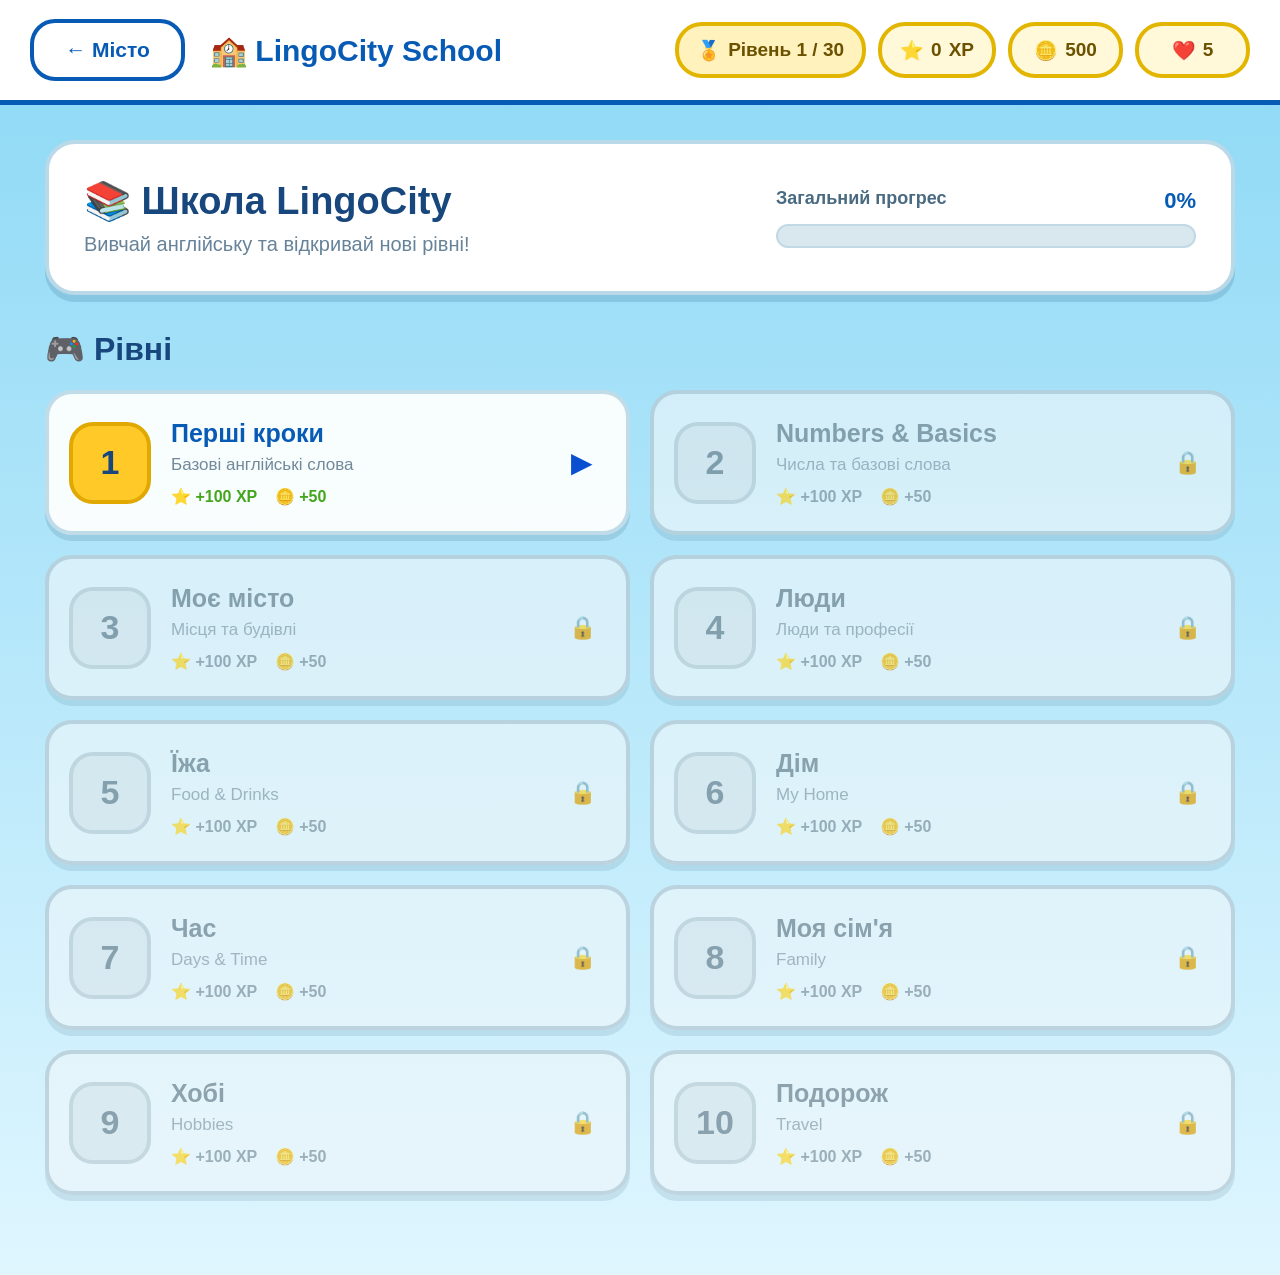
<file: school/school.html>
<!DOCTYPE html>
<html lang="uk">

<head>

    <meta charset="UTF-8">

    <meta
        name="viewport"
        content="width=device-width, initial-scale=1.0"
    >

    <title>LingoCity — School</title>


    <style>

        /* =====================================
           RESET
        ===================================== */

        * {
            box-sizing: border-box;
            margin: 0;
            padding: 0;
        }

        html,
        body {
            width: 100%;
            min-height: 100%;
        }

        body {
            font-family: Arial, Helvetica, sans-serif;

            background:
                linear-gradient(
                    180deg,
                    #8bd8f5 0%,
                    #dff6ff 100%
                );

            color: #17477d;

            overflow-x: hidden;
        }


        /* =====================================
           TOP
        ===================================== */

        .top-bar {

            width: 100%;

            min-height: 105px;

            background: white;

            border-bottom:
                5px solid #075bb5;

            display: flex;

            align-items: center;

            padding:
                18px 30px;

            gap: 25px;

            position: relative;

            z-index: 10;
        }


        /* =====================================
           BACK BUTTON
        ===================================== */

        .back-button {

            width: 155px;

            height: 62px;

            flex-shrink: 0;

            display: flex;

            align-items: center;

            justify-content: center;

            border:
                4px solid #075bb5;

            border-radius: 25px;

            background: white;

            color: #075bb5;

            text-decoration: none;

            font-size: 21px;

            font-weight: bold;

            transition: 0.2s;
        }

        .back-button:hover {

            background: #edf8ff;

            transform: scale(1.03);
        }


        /* =====================================
           TITLE
        ===================================== */

        .school-title {

            flex: 1;

            font-size: 30px;

            font-weight: bold;

            color: #075bb5;
        }


        /* =====================================
           STATS
        ===================================== */

        .stats {

            display: flex;

            align-items: center;

            gap: 12px;

            flex-shrink: 0;
        }


        .stat {

            height: 56px;

            min-width: 115px;

            padding:
                0 18px;

            display: flex;

            align-items: center;

            justify-content: center;

            gap: 7px;

            border:
                4px solid #e2b500;

            border-radius: 27px;

            background: #fff8d9;

            color: #6c5200;

            font-size: 19px;

            font-weight: bold;
        }


        .stat.level {

            background: #fff2bd;
        }


        /* =====================================
           MAIN
        ===================================== */

        .school-container {

            width: 100%;

            max-width: 1500px;

            margin: 0 auto;

            padding:
                35px 45px 80px;
        }


        /* =====================================
           WELCOME CARD
        ===================================== */

        .welcome {

            width: 100%;

            min-height: 155px;

            background: white;

            border:
                4px solid #b9d9e8;

            border-radius: 30px;

            padding:
                28px 35px;

            display: flex;

            align-items: center;

            justify-content: space-between;

            gap: 40px;

            box-shadow:
                0 7px 0 rgba(30, 90, 130, 0.18);

            margin-bottom: 35px;
        }


        .welcome-text {

            flex: 1;
        }


        .welcome h1 {

            font-size: 38px;

            color: #17477d;

            margin-bottom: 10px;
        }


        .welcome p {

            font-size: 20px;

            color: #66839a;
        }


        /* =====================================
           PROGRESS
        ===================================== */

        .progress-box {

            width: 420px;

            flex-shrink: 0;
        }


        .progress-info {

            display: flex;

            justify-content: space-between;

            margin-bottom: 10px;

            font-size: 18px;

            font-weight: bold;

            color: #496a80;
        }


        .progress-info strong {

            color: #075bb5;

            font-size: 22px;
        }


        .progress-bar {

            width: 100%;

            height: 24px;

            background: #d9e7ee;

            border:
                2px solid #c2d8e4;

            border-radius: 20px;

            overflow: hidden;
        }


        .progress-fill {

            width: 0%;

            height: 100%;

            background:
                linear-gradient(
                    90deg,
                    #42c900,
                    #9cff37
                );

            border-radius: 20px;

            transition:
                width 0.5s ease;
        }


        /* =====================================
           LEVEL TITLE
        ===================================== */

        .levels-title {

            font-size: 32px;

            margin-bottom: 22px;

            color: #17477d;
        }


        /* =====================================
           LEVEL GRID
        ===================================== */

        .levels-grid {

            width: 100%;

            display: grid;

            grid-template-columns:
                repeat(2, minmax(0, 1fr));

            gap: 20px;
        }


        /* =====================================
           LEVEL CARD
        ===================================== */

        .level-card {

            width: 100%;

            min-height: 145px;

            display: flex;

            align-items: center;

            padding: 20px;

            text-decoration: none;

            background:
                rgba(255, 255, 255, 0.92);

            border:
                4px solid #c1dce9;

            border-radius: 27px;

            box-shadow:
                0 6px 0 rgba(50, 100, 130, 0.18);

            transition:
                transform 0.2s,
                box-shadow 0.2s,
                border-color 0.2s;
        }


        .level-card.unlocked {

            cursor: pointer;
        }


        .level-card.unlocked:hover {

            transform:
                translateY(-3px);

            border-color:
                #1670c5;

            box-shadow:
                0 9px 0
                rgba(0, 76, 140, 0.22);
        }


        /* =====================================
           NUMBER
        ===================================== */

        .level-number {

            width: 82px;

            height: 82px;

            flex-shrink: 0;

            display: flex;

            align-items: center;

            justify-content: center;

            background: #ffc928;

            border:
                4px solid #e0a800;

            border-radius: 24px;

            color: #17477d;

            font-size: 34px;

            font-weight: bold;
        }


        /* =====================================
           LEVEL CONTENT
        ===================================== */

        .level-content {

            flex: 1;

            min-width: 0;

            padding:
                0 20px;
        }


        .level-content h3 {

            font-size: 25px;

            color: #075bb5;

            margin-bottom: 7px;
        }


        .level-content p {

            font-size: 17px;

            color: #71899a;

            margin-bottom: 12px;
        }


        .level-reward {

            font-size: 16px;

            font-weight: bold;

            color: #45a51d;
        }


        /* =====================================
           STATUS
        ===================================== */

        .level-status {

            width: 48px;

            height: 48px;

            flex-shrink: 0;

            display: flex;

            align-items: center;

            justify-content: center;

            color: #0b4fd1;

            font-size: 28px;
        }


        /* =====================================
           LOCKED
        ===================================== */

        .level-card.locked {

            cursor: not-allowed;

            background:
                rgba(239, 247, 251, 0.85);

            border-color:
                #b7cbd5;

            opacity: 0.75;
        }


        .level-card.locked .level-number {

            background: #dce8ed;

            border-color: #bfd0d7;

            color: #718794;
        }


        .level-card.locked .level-content h3 {

            color: #758994;
        }


        .level-card.locked .level-content p {

            color: #91a3ad;
        }


        .level-card.locked .level-reward {

            color: #8799a3;
        }


        .level-card.locked .level-status {

            font-size: 22px;
        }


        /* =====================================
           COMPLETED
        ===================================== */

        .level-card.completed {

            background: #f7fff0;

            border-color: #7acb42;
        }


        .level-card.completed .level-number {

            background: #b8ef6d;

            border-color: #5fb52d;

            color: #236a16;
        }


        .level-card.completed .level-status {

            color: #38a51e;

            font-size: 34px;
        }


        /* =====================================
           TABLET
        ===================================== */

        @media (max-width: 1100px) {

            .top-bar {

                height: auto;

                min-height: 105px;

                flex-wrap: wrap;
            }


            .school-title {

                flex: 1;

                min-width: 250px;
            }


            .stats {

                width: 100%;

                justify-content: center;

                flex-wrap: wrap;
            }


            .welcome {

                flex-direction: column;

                align-items: stretch;
            }


            .progress-box {

                width: 100%;
            }
        }


        /* =====================================
           MOBILE
        ===================================== */

        @media (max-width: 750px) {

            .school-container {

                padding:
                    20px 15px 50px;
            }


            .levels-grid {

                grid-template-columns: 1fr;
            }


            .school-title {

                font-size: 24px;
            }


            .welcome h1 {

                font-size: 30px;
            }
        }


        @media (max-width: 500px) {

            .top-bar {

                padding: 12px;

                gap: 10px;
            }


            .back-button {

                width: 120px;

                height: 50px;

                font-size: 17px;
            }


            .school-title {

                font-size: 20px;
            }


            .stat {

                height: 45px;

                min-width: auto;

                font-size: 15px;

                padding:
                    0 10px;
            }


            .school-container {

                padding:
                    15px 10px 40px;
            }


            .welcome {

                padding: 22px;

                border-radius: 22px;
            }


            .welcome h1 {

                font-size: 26px;
            }


            .level-card {

                min-height: 120px;

                padding: 14px;
            }


            .level-number {

                width: 65px;

                height: 65px;

                font-size: 27px;
            }


            .level-content {

                padding:
                    0 12px;
            }


            .level-content h3 {

                font-size: 20px;
            }


            .level-content p {

                font-size: 14px;
            }

        }

    </style>

</head>


<body>


    <!-- =====================================
         TOP BAR
    ====================================== -->

    <header class="top-bar">

        <a
            href="../index.html"
            class="back-button"
        >
            ← Місто
        </a>


        <div class="school-title">
            🏫 LingoCity School
        </div>


        <div class="stats">

            <div class="stat level">

                🏅

                <span id="current-level">
                    Рівень 1 / 30
                </span>

            </div>


            <div class="stat">

                ⭐

                <span id="school-xp">
                    0
                </span>

                XP

            </div>


            <div class="stat">

                🪙

                <span id="school-coins">
                    500
                </span>

            </div>


            <div class="stat">

                ❤️

                <span id="school-hearts">
                    5
                </span>

            </div>

        </div>

    </header>



    <!-- =====================================
         MAIN
    ====================================== -->

    <main class="school-container">


        <!-- =====================================
             WELCOME
        ====================================== -->

        <section class="welcome">


            <div class="welcome-text">

                <h1>
                    📚 Школа LingoCity
                </h1>

                <p>
                    Вивчай англійську та відкривай нові рівні!
                </p>

            </div>


            <div class="progress-box">

                <div class="progress-info">

                    <span>
                        Загальний прогрес
                    </span>

                    <strong id="progress-percent">
                        0%
                    </strong>

                </div>


                <div class="progress-bar">

                    <div
                        class="progress-fill"
                        id="school-progress"
                    ></div>

                </div>

            </div>

        </section>



        <!-- =====================================
             LEVELS
        ====================================== -->

        <h2 class="levels-title">
            🎮 Рівні
        </h2>


        <section class="levels-grid">


            <!-- =================================
                 LEVEL 1
            ================================== -->

            <a
                href="levels/level1.html"
                class="level-card unlocked"
                id="level-card-1"
            >

                <div class="level-number">
                    1
                </div>


                <div class="level-content">

                    <h3>
                        Перші кроки
                    </h3>

                    <p>
                        Базові англійські слова
                    </p>

                    <span class="level-reward">
                        ⭐ +100 XP &nbsp;&nbsp; 🪙 +50
                    </span>

                </div>


                <div
                    class="level-status"
                    id="level-status-1"
                >
                    ▶
                </div>

            </a>



            <!-- =================================
                 LEVEL 2
            ================================== -->

            <a
                href="levels/level2.html"
                class="level-card locked"
                id="level-card-2"
            >

                <div class="level-number">
                    2
                </div>


                <div class="level-content">

                    <h3>
                        Numbers &amp; Basics
                    </h3>

                    <p>
                        Числа та базові слова
                    </p>

                    <span class="level-reward">
                        ⭐ +100 XP &nbsp;&nbsp; 🪙 +50
                    </span>

                </div>


                <div
                    class="level-status"
                    id="level-status-2"
                >
                    🔒
                </div>

            </a>



            <!-- =================================
                 LEVEL 3
            ================================== -->

            <a
                href="levels/level3.html"
                class="level-card locked"
                id="level-card-3"
            >

                <div class="level-number">
                    3
                </div>


                <div class="level-content">

                    <h3>
                        Моє місто
                    </h3>

                    <p>
                        Місця та будівлі
                    </p>

                    <span class="level-reward">
                        ⭐ +100 XP &nbsp;&nbsp; 🪙 +50
                    </span>

                </div>


                <div
                    class="level-status"
                    id="level-status-3"
                >
                    🔒
                </div>

            </a>



            <!-- =================================
                 LEVEL 4
            ================================== -->

            <a
                href="levels/level4.html"
                class="level-card locked"
                id="level-card-4"
            >

                <div class="level-number">
                    4
                </div>


                <div class="level-content">

                    <h3>
                        Люди
                    </h3>

                    <p>
                        Люди та професії
                    </p>

                    <span class="level-reward">
                        ⭐ +100 XP &nbsp;&nbsp; 🪙 +50
                    </span>

                </div>


                <div
                    class="level-status"
                    id="level-status-4"
                >
                    🔒
                </div>

            </a>



            <!-- =================================
                 LEVEL 5
            ================================== -->

            <a
                href="levels/level5.html"
                class="level-card locked"
                id="level-card-5"
            >

                <div class="level-number">
                    5
                </div>


                <div class="level-content">

                    <h3>
                        Їжа
                    </h3>

                    <p>
                        Food &amp; Drinks
                    </p>

                    <span class="level-reward">
                        ⭐ +100 XP &nbsp;&nbsp; 🪙 +50
                    </span>

                </div>


                <div
                    class="level-status"
                    id="level-status-5"
                >
                    🔒
                </div>

            </a>



            <!-- =================================
                 LEVEL 6
            ================================== -->

            <a
                href="levels/level6.html"
                class="level-card locked"
                id="level-card-6"
            >

                <div class="level-number">
                    6
                </div>


                <div class="level-content">

                    <h3>
                        Дім
                    </h3>

                    <p>
                        My Home
                    </p>

                    <span class="level-reward">
                        ⭐ +100 XP &nbsp;&nbsp; 🪙 +50
                    </span>

                </div>


                <div
                    class="level-status"
                    id="level-status-6"
                >
                    🔒
                </div>

            </a>



            <!-- =================================
                 LEVEL 7
            ================================== -->

            <a
                href="levels/level7.html"
                class="level-card locked"
                id="level-card-7"
            >

                <div class="level-number">
                    7
                </div>


                <div class="level-content">

                    <h3>
                        Час
                    </h3>

                    <p>
                        Days &amp; Time
                    </p>

                    <span class="level-reward">
                        ⭐ +100 XP &nbsp;&nbsp; 🪙 +50
                    </span>

                </div>


                <div
                    class="level-status"
                    id="level-status-7"
                >
                    🔒
                </div>

            </a>



            <!-- =================================
                 LEVEL 8
            ================================== -->

            <a
                href="levels/level8.html"
                class="level-card locked"
                id="level-card-8"
            >

                <div class="level-number">
                    8
                </div>


                <div class="level-content">

                    <h3>
                        Моя сім'я
                    </h3>

                    <p>
                        Family
                    </p>

                    <span class="level-reward">
                        ⭐ +100 XP &nbsp;&nbsp; 🪙 +50
                    </span>

                </div>


                <div
                    class="level-status"
                    id="level-status-8"
                >
                    🔒
                </div>

            </a>



            <!-- =================================
                 LEVEL 9
            ================================== -->

            <a
                href="levels/level9.html"
                class="level-card locked"
                id="level-card-9"
            >

                <div class="level-number">
                    9
                </div>


                <div class="level-content">

                    <h3>
                        Хобі
                    </h3>

                    <p>
                        Hobbies
                    </p>

                    <span class="level-reward">
                        ⭐ +100 XP &nbsp;&nbsp; 🪙 +50
                    </span>

                </div>


                <div
                    class="level-status"
                    id="level-status-9"
                >
                    🔒
                </div>

            </a>



            <!-- =================================
                 LEVEL 10
            ================================== -->

            <a
                href="levels/level10.html"
                class="level-card locked"
                id="level-card-10"
            >

                <div class="level-number">
                    10
                </div>


                <div class="level-content">

                    <h3>
                        Подорож
                    </h3>

                    <p>
                        Travel
                    </p>

                    <span class="level-reward">
                        ⭐ +100 XP &nbsp;&nbsp; 🪙 +50
                    </span>

                </div>


                <div
                    class="level-status"
                    id="level-status-10"
                >
                    🔒
                </div>

            </a>


        </section>

    </main>



    <!-- =====================================
         PROGRESS SYSTEM
    ====================================== -->

    <script src="../progress.js"></script>


    <script>

        /* =====================================
           GET CURRENT PROGRESS
        ===================================== */

        const progress = getProgress();


        /* =====================================
           HEADER
        ===================================== */

        document.getElementById(
            "current-level"
        ).textContent =
            `Рівень ${progress.level} / 30`;


        document.getElementById(
            "school-xp"
        ).textContent =
            progress.xp;


        document.getElementById(
            "school-coins"
        ).textContent =
            progress.coins;


        document.getElementById(
            "school-hearts"
        ).textContent =
            progress.hearts;



        /* =====================================
           TOTAL PROGRESS
        ===================================== */

        const percent =
            getProgressPercent();


        document.getElementById(
            "school-progress"
        ).style.width =
            `${percent}%`;


        document.getElementById(
            "progress-percent"
        ).textContent =
            `${percent}%`;



        /* =====================================
           LEVELS
        ===================================== */

        for (
            let level = 1;
            level <= 10;
            level++
        ) {

            const card =
                document.getElementById(
                    `level-card-${level}`
                );


            const status =
                document.getElementById(
                    `level-status-${level}`
                );


            if (!card) {
                continue;
            }



            /* =================================
               COMPLETED
            ================================== */

            if (
                isLevelCompleted(level)
            ) {

                card.classList.remove(
                    "locked"
                );


                card.classList.add(
                    "unlocked"
                );


                card.classList.add(
                    "completed"
                );


                if (status) {

                    status.textContent =
                        "✓";

                }

            }



            /* =================================
               UNLOCKED
            ================================== */

            else if (
                isLevelUnlocked(level)
            ) {

                card.classList.remove(
                    "locked"
                );


                card.classList.add(
                    "unlocked"
                );


                if (status) {

                    status.textContent =
                        "▶";

                }

            }



            /* =================================
               LOCKED
            ================================== */

            else {

                card.classList.add(
                    "locked"
                );


                card.classList.remove(
                    "unlocked"
                );


                if (status) {

                    status.textContent =
                        "🔒";

                }


                /*
                   Не даём перейти на закрытый уровень.
                */

                card.addEventListener(
                    "click",
                    function(event) {

                        event.preventDefault();


                        alert(
                            `🔒 Спочатку пройди рівень ${level - 1}!`
                        );

                    }
                );

            }

        }

    </script>


</body>

</html>
</file>
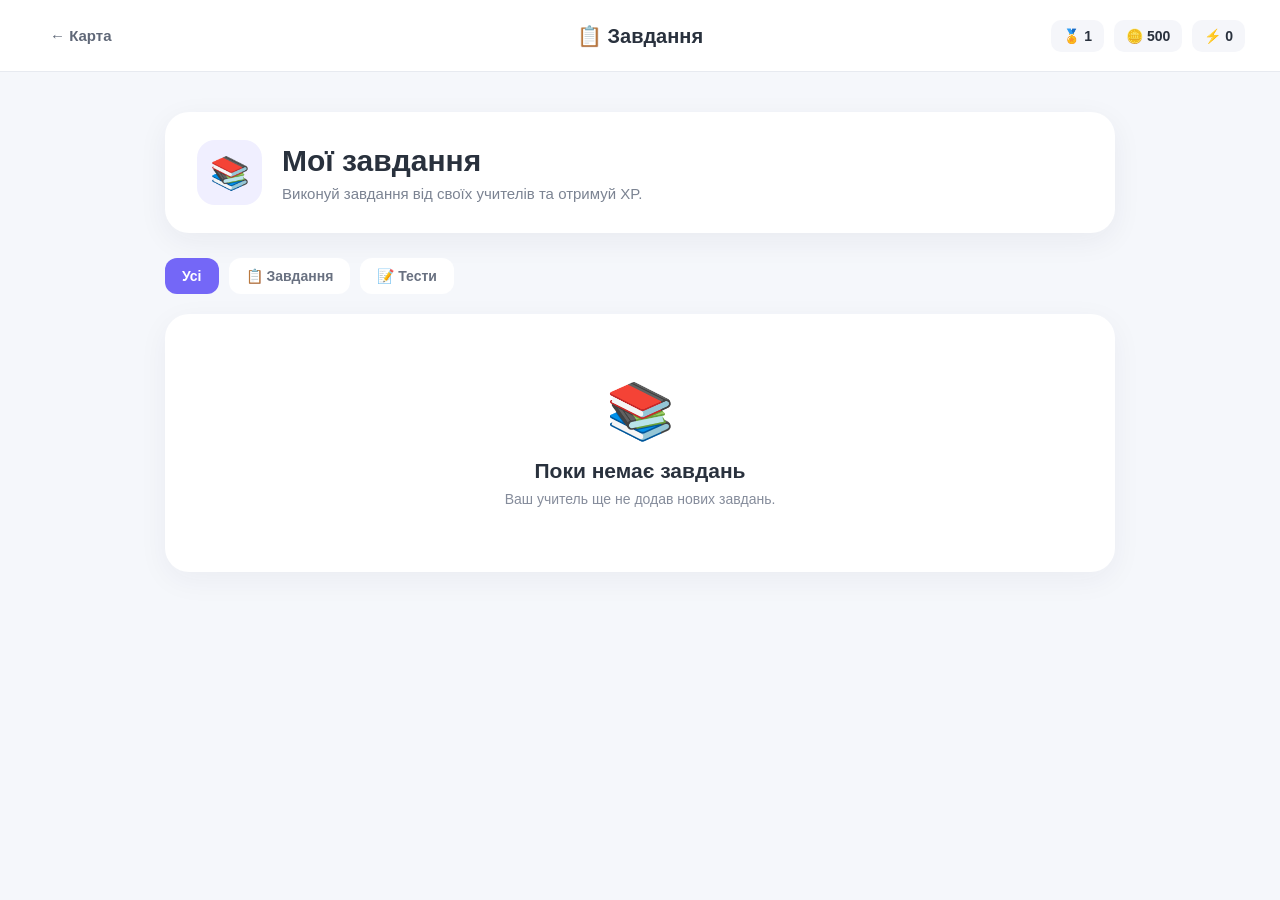
<file: tasks/tasks.html>
<!DOCTYPE html>
<html lang="uk">
<head>
    <meta charset="UTF-8">
    <meta name="viewport" content="width=device-width, initial-scale=1.0">

    <title>LingoCity — Завдання</title>

    <link rel="stylesheet" href="tasks.css">
</head>

<body>

<div class="tasks-page">

    <!-- Верхняя панель -->
    <header class="top-bar">

        <a href="../index.html" class="back-button">
            ← Карта
        </a>

        <div class="page-title">
            📋 Завдання
        </div>

        <div class="student-stats">

            <span>
                🏅 <strong id="player-level">1</strong>
            </span>

            <span>
                🪙 <strong id="player-coins">500</strong>
            </span>

            <span>
                ⚡ <strong id="player-xp">0</strong>
            </span>

        </div>

    </header>


    <!-- Основной контент -->
    <main class="content">

        <section class="page-intro">

            <div class="intro-icon">
                📚
            </div>

            <div>

                <h1>
                    Мої завдання
                </h1>

                <p>
                    Виконуй завдання від своїх учителів
                    та отримуй XP.
                </p>

            </div>

        </section>


        <!-- Фильтры -->
        <div class="filters">

            <button
                class="filter-button active"
                data-filter="all"
                type="button"
            >
                Усі
            </button>

            <button
                class="filter-button"
                data-filter="assignment"
                type="button"
            >
                📋 Завдання
            </button>

            <button
                class="filter-button"
                data-filter="test"
                type="button"
            >
                📝 Тести
            </button>

        </div>


        <!-- Список -->
        <section
            id="tasks-list"
            class="tasks-list"
        >

            <!-- Завдання додаються через JavaScript -->

        </section>


        <!-- Пустое состояние -->
        <section
            id="empty-state"
            class="empty-state"
        >

            <div class="empty-icon">
                📚
            </div>

            <h2>
                Поки немає завдань
            </h2>

            <p>
                Ваш учитель ще не додав нових завдань.
            </p>

        </section>

    </main>

</div>


<script src="../progress.js"></script>
<script src="tasks.js"></script>

</body>
</html>
</file>
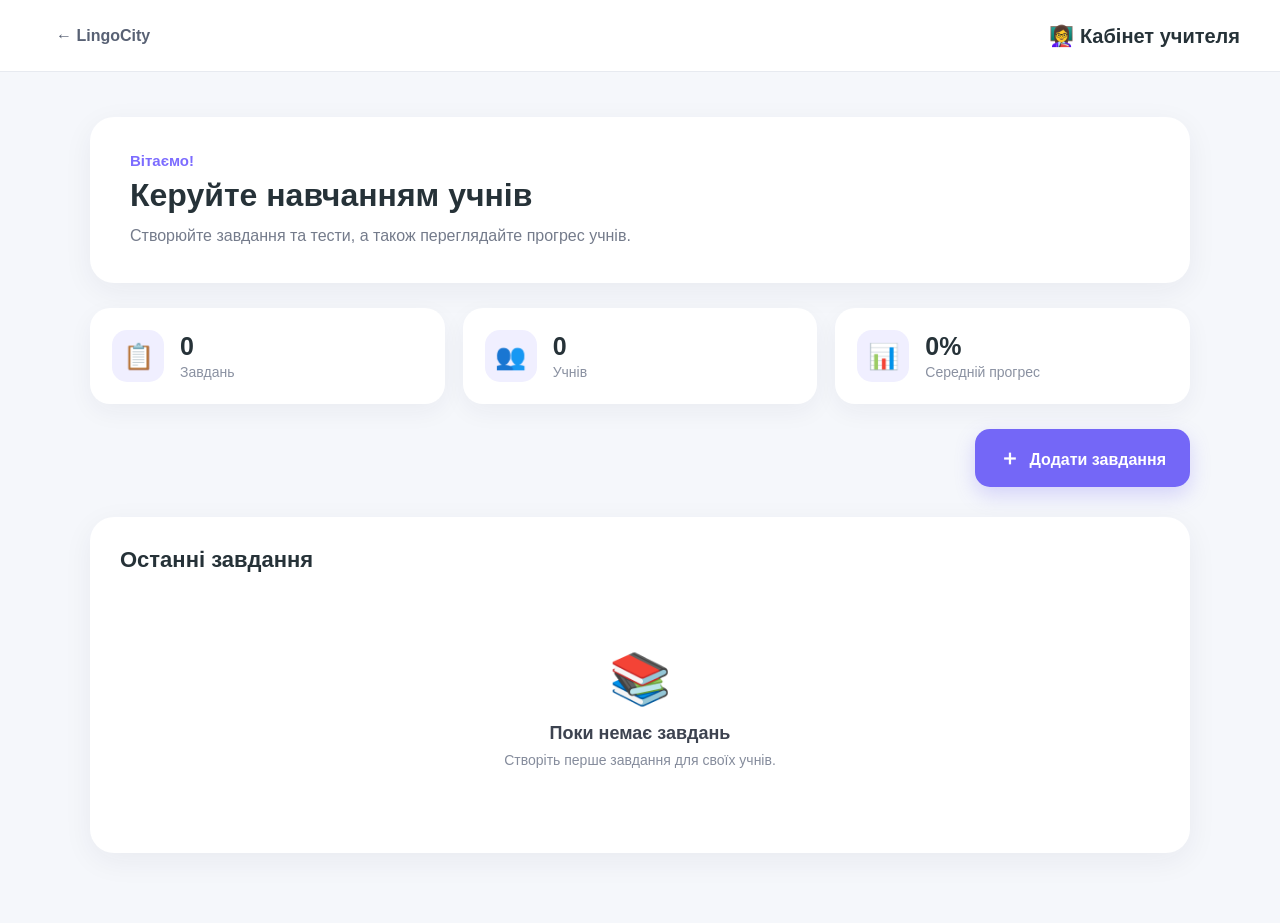
<file: teacher/teacher.html>
<!DOCTYPE html>
<html lang="uk">
<head>
    <meta charset="UTF-8">
    <meta name="viewport" content="width=device-width, initial-scale=1.0">

    <title>LingoCity — Кабінет учителя</title>

    <link rel="stylesheet" href="teacher.css">
</head>

<body>

<div class="teacher-page">

    <!-- Верхняя панель -->
    <header class="top-bar">

        <a href="../index.html" class="back-button">
            ← LingoCity
        </a>

        <div class="teacher-title">
            👩‍🏫 Кабінет учителя
        </div>

    </header>


    <!-- Основной контент -->
    <main class="content">

        <section class="welcome">

            <div>
                <p class="small-title">Вітаємо!</p>

                <h1>
                    Керуйте навчанням учнів
                </h1>

                <p class="description">
                    Створюйте завдання та тести,
                    а також переглядайте прогрес учнів.
                </p>
            </div>

        </section>


        <!-- Статистика -->
        <section class="statistics">

            <div class="stat-card">
                <div class="stat-icon">📋</div>

                <div>
                    <div class="stat-number" id="tasks-count">
                        0
                    </div>

                    <div class="stat-label">
                        Завдань
                    </div>
                </div>
            </div>


            <div class="stat-card">
                <div class="stat-icon">👥</div>

                <div>
                    <div class="stat-number">
                        0
                    </div>

                    <div class="stat-label">
                        Учнів
                    </div>
                </div>
            </div>


            <div class="stat-card">
                <div class="stat-icon">📊</div>

                <div>
                    <div class="stat-number">
                        0%
                    </div>

                    <div class="stat-label">
                        Середній прогрес
                    </div>
                </div>
            </div>

        </section>


        <!-- Добавить задание -->
        <section class="create-section">

            <button
                class="add-task-button"
                id="add-task-button"
                type="button"
            >
                <span>＋</span>
                Додати завдання
            </button>

        </section>


        <!-- Список заданий -->
        <section class="tasks-section">

            <div class="section-header">

                <h2>
                    Останні завдання
                </h2>

            </div>


            <div id="tasks-list" class="tasks-list">

                <!-- Завдання будуть додаватися через JavaScript -->

                <div class="empty-state">

                    <div class="empty-icon">
                        📚
                    </div>

                    <h3>
                        Поки немає завдань
                    </h3>

                    <p>
                        Створіть перше завдання для своїх учнів.
                    </p>

                </div>

            </div>

        </section>

    </main>


    <!-- Модальное окно -->
    <div
        class="modal-overlay"
        id="task-modal"
    >

        <div class="modal">

            <button
                class="close-button"
                id="close-modal"
                type="button"
            >
                ×
            </button>


            <div class="modal-header">

                <div class="modal-icon">
                    ✨
                </div>

                <div>

                    <h2>
                        Нове завдання
                    </h2>

                    <p>
                        Створіть завдання для своїх учнів
                    </p>

                </div>

            </div>


            <form id="task-form">

                <label>
                    Назва

                    <input
                        type="text"
                        id="task-title"
                        placeholder="Наприклад: Basic Greetings"
                        required
                    >
                </label>


                <label>
                    Предмет

                    <select id="task-subject">

                        <option value="English">
                            English
                        </option>

                        <option value="Math">
                            Math
                        </option>

                        <option value="Ukrainian">
                            Українська мова
                        </option>

                        <option value="History">
                            Історія
                        </option>

                        <option value="Science">
                            Science
                        </option>

                    </select>

                </label>


                <label>
                    Тип

                    <select id="task-type">

                        <option value="assignment">
                            📋 Завдання
                        </option>

                        <option value="test">
                            📝 Тест
                        </option>

                    </select>

                </label>


                <label>
                    Опис

                    <textarea
                        id="task-description"
                        placeholder="Напишіть короткий опис завдання..."
                        rows="4"
                    ></textarea>

                </label>


                <div class="form-row">

                    <label>
                        Клас

                        <select id="task-class">

                            <option value="5">
                                5 клас
                            </option>

                            <option value="6">
                                6 клас
                            </option>

                            <option value="7">
                                7 клас
                            </option>

                            <option value="8">
                                8 клас
                            </option>

                            <option value="9">
                                9 клас
                            </option>

                            <option value="10">
                                10 клас
                            </option>

                            <option value="11">
                                11 клас
                            </option>

                        </select>

                    </label>


                    <label>
                        Нагорода

                        <input
                            type="number"
                            id="task-xp"
                            value="100"
                            min="0"
                            max="1000"
                        >

                    </label>

                </div>


                <label>
                    Дедлайн

                    <input
                        type="date"
                        id="task-deadline"
                    >

                </label>


                <div class="form-buttons">

                    <button
                        type="button"
                        class="cancel-button"
                        id="cancel-button"
                    >
                        Скасувати
                    </button>

                    <button
                        type="submit"
                        class="create-button"
                    >
                        Створити
                    </button>

                </div>

            </form>

        </div>

    </div>


    <script src="teacher.js"></script>

</div>

</body>
</html>
</file>
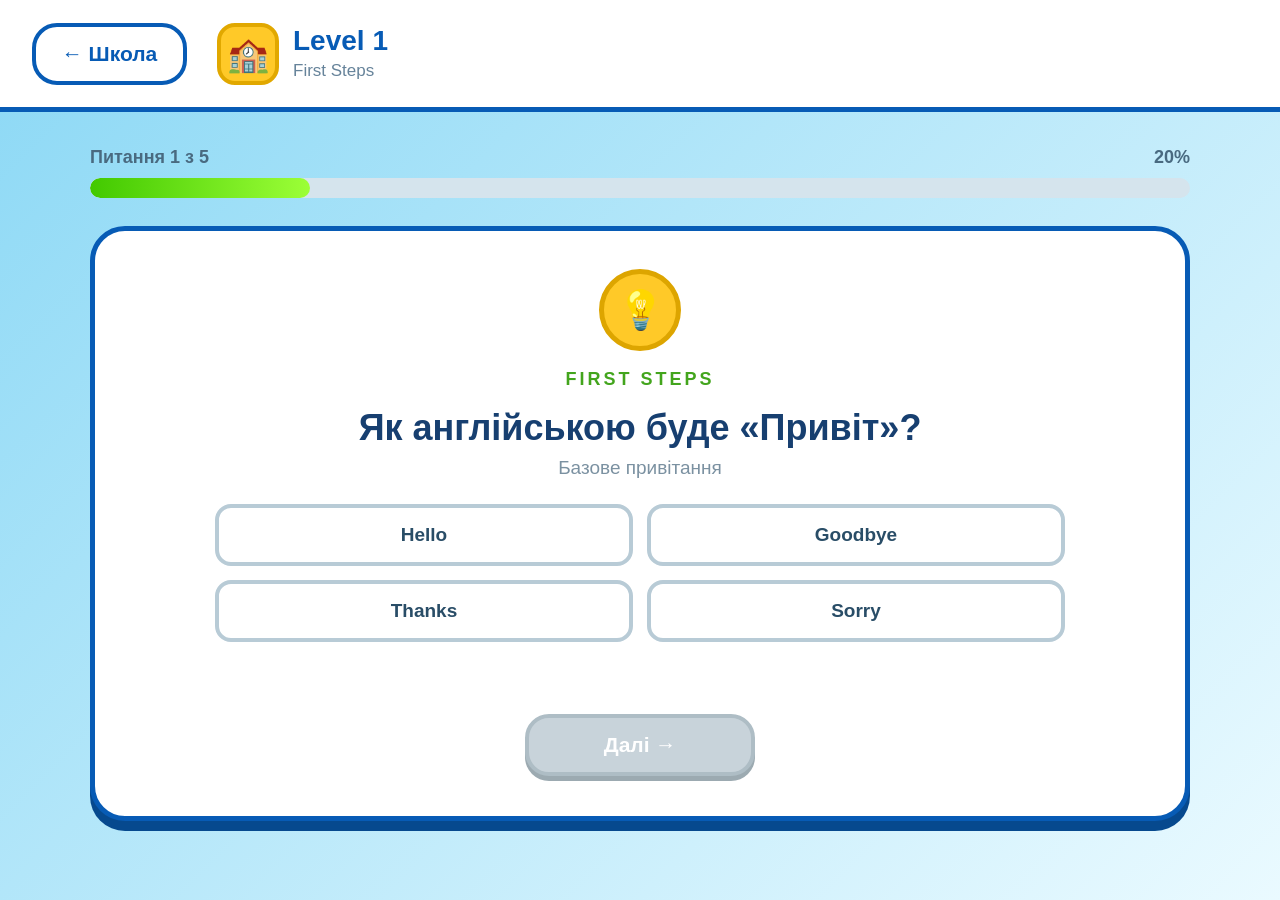
<file: school/levels/level1.html>
<!DOCTYPE html>
<html lang="uk">

<head>
    <meta charset="UTF-8">

    <meta name="viewport" content="width=device-width, initial-scale=1.0">

    <title>Level 1 — First Steps | LingoCity</title>

    <link rel="stylesheet" href="level1.css">
</head>

<body>

    <!-- =========================================
         LEVEL 1 PAGE
    ========================================== -->

    <div class="game-page">


        <!-- =====================================
             TOP BAR
        ====================================== -->

        <header class="top-bar">

            <a href="../school.html" class="back-button">
                ← Школа
            </a>


            <div class="level-title">

                <div class="level-icon">
                    🏫
                </div>

                <div>
                    <h1>Level 1</h1>
                    <p>First Steps</p>
                </div>

            </div>

        </header>



        <!-- =====================================
             MAIN CONTENT
        ====================================== -->

        <main class="level-container">


            <!-- =================================
                 PROGRESS
            ================================== -->

            <div class="progress-info">

                <span id="question-number">
                    Питання 1 з 5
                </span>

                <span
                    id="progress-percent"
                    class="progress-percent"
                >
                    20%
                </span>

            </div>


            <div class="progress-bar">

                <div
                    class="progress-fill"
                    id="progress-fill"
                ></div>

            </div>



            <!-- =================================
                 QUESTION CARD
            ================================== -->

            <section
                class="question-card"
                id="question-card"
            >


                <!-- ICON -->

                <div class="question-icon">
                    💡
                </div>



                <!-- CATEGORY -->

                <div class="question-category">
                    FIRST STEPS
                </div>



                <!-- QUESTION -->

                <h1
                    class="question"
                    id="question"
                >
                    Як англійською буде «Привіт»?
                </h1>



                <!-- HINT -->

                <p
                    class="hint"
                    id="hint"
                >
                    Базове привітання
                </p>



                <!-- =================================
                     ANSWERS
                ================================== -->

                <div
                    class="answers"
                    id="answers"
                >


                    <button
                        type="button"
                        class="answer-button"
                        data-answer="Hello"
                    >
                        Hello
                    </button>


                    <button
                        type="button"
                        class="answer-button"
                        data-answer="Goodbye"
                    >
                        Goodbye
                    </button>


                    <button
                        type="button"
                        class="answer-button"
                        data-answer="Thanks"
                    >
                        Thanks
                    </button>


                    <button
                        type="button"
                        class="answer-button"
                        data-answer="Sorry"
                    >
                        Sorry
                    </button>


                </div>



                <!-- =================================
                     FEEDBACK
                ================================== -->

                <div
                    class="feedback"
                    id="feedback"
                ></div>



                <!-- =================================
                     NEXT BUTTON
                ================================== -->

                <button
                    type="button"
                    class="next-button"
                    id="next-button"
                    disabled
                >
                    Далі →
                </button>


            </section>


        </main>



        <!-- =====================================
             RESULT SCREEN
        ====================================== -->

        <section
            class="result-screen"
            id="result-screen"
        >


            <div class="result-card">


                <!-- TROPHY -->

                <div class="trophy">
                    🏆
                </div>



                <!-- TITLE -->

                <h2>
                    Level Complete!
                </h2>



                <p>
                    Ти пройшла перший рівень!
                </p>



                <!-- =================================
                     REWARDS
                ================================== -->

                <div class="result-stats">


                    <div class="result-stat">

                        <strong id="final-xp">
                            +100
                        </strong>

                        <span>
                            XP
                        </span>

                    </div>



                    <div class="result-stat">

                        <strong id="final-coins">
                            +50
                        </strong>

                        <span>
                            монет
                        </span>

                    </div>



                    <div class="result-stat">

                        <strong id="final-correct">
                            5/5
                        </strong>

                        <span>
                            правильних
                        </span>

                    </div>


                </div>



                <!-- UNLOCK MESSAGE -->

                <p class="unlock-message">
                    🔓 Наступний рівень відкрито!
                </p>



                <!-- =================================
                     RESULT BUTTONS
                ================================== -->

                <div class="result-buttons">


                    <button
                        type="button"
                        class="retry-button"
                        onclick="restartGame()"
                    >
                        🔄 Ще раз
                    </button>



                    <a
                        href="../school.html"
                        class="school-button"
                    >
                        🏫 До школи
                    </a>


                </div>


            </div>


        </section>


    </div>



    <!-- =========================================
         JAVASCRIPT
    ========================================== -->

    <script src="../../progress.js"></script>

    <script src="level1.js"></script>


</body>

</html>
</file>
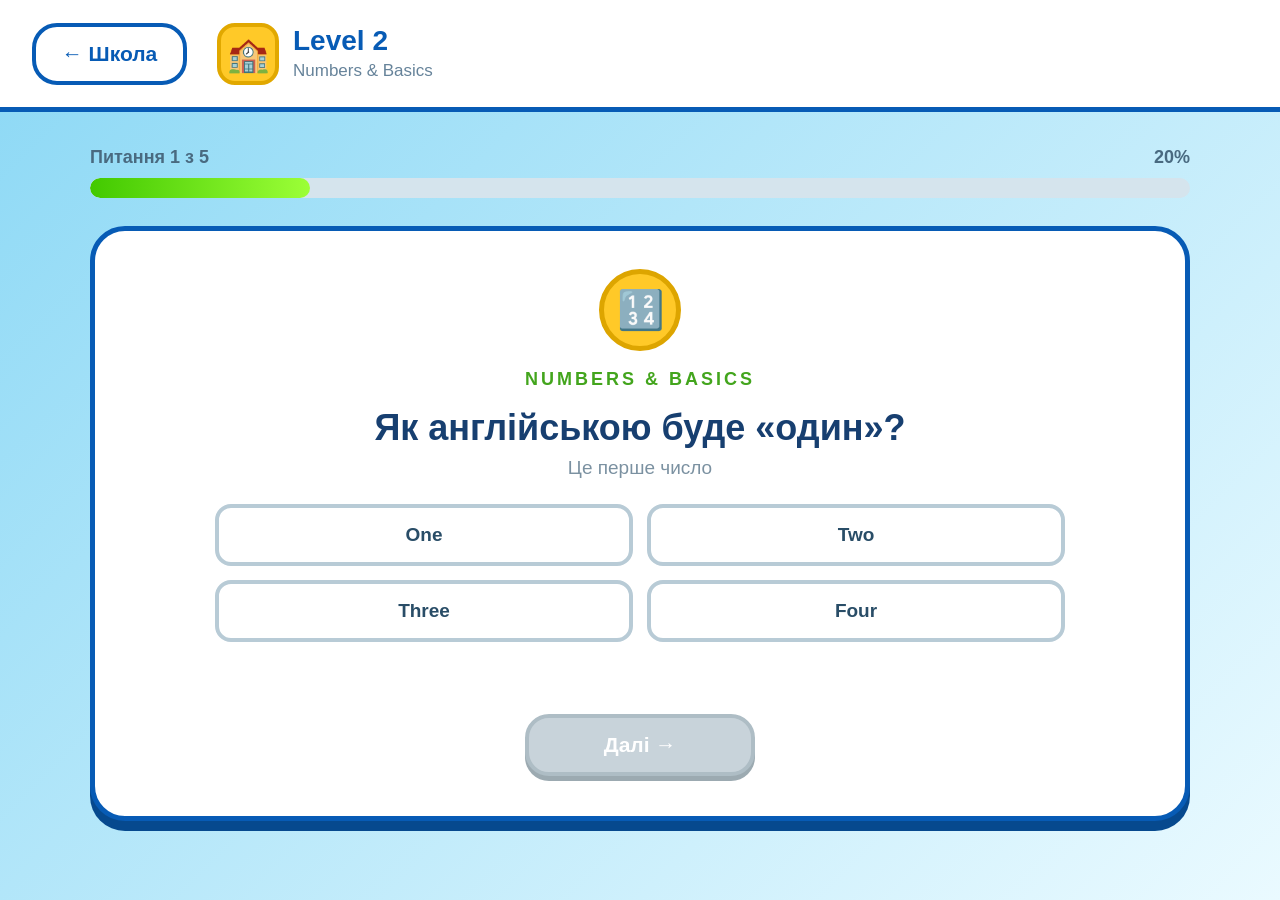
<file: school/levels/level2.html>
<!DOCTYPE html>
<html lang="uk">

<head>
    <meta charset="UTF-8">

    <meta
        name="viewport"
        content="width=device-width, initial-scale=1.0"
    >

    <title>Level 2 — Numbers & Basics | LingoCity</title>

    <link rel="stylesheet" href="level2.css">
</head>

<body>

    <div class="game-page">

        <!-- ВЕРХНЯЯ ПАНЕЛЬ -->

        <header class="top-bar">

            <a
                href="../school.html"
                class="back-button"
            >
                ← Школа
            </a>

            <div class="level-title">

                <div class="level-icon">
                    🏫
                </div>

                <div>
                    <h1>Level 2</h1>
                    <p>Numbers & Basics</p>
                </div>

            </div>

        </header>


        <!-- ОСНОВНОЙ КОНТЕНТ -->

        <main class="level-container">

            <!-- ПРОГРЕСС -->

            <div class="progress-info">

                <span id="question-number">
                    Питання 1 з 5
                </span>

                <span
                    id="progress-percent"
                    class="progress-percent"
                >
                    20%
                </span>

            </div>


            <div class="progress-bar">

                <div
                    class="progress-fill"
                    id="progress-fill"
                ></div>

            </div>


            <!-- КАРТОЧКА -->

            <section
                class="question-card"
                id="question-card"
            >

                <div class="question-icon">
                    🔢
                </div>


                <div class="question-category">
                    NUMBERS & BASICS
                </div>


                <h1
                    class="question"
                    id="question"
                >
                    Як англійською буде «один»?
                </h1>


                <p
                    class="hint"
                    id="hint"
                >
                    Це перше число
                </p>


                <!-- ОТВЕТЫ -->

                <div
                    class="answers"
                    id="answers"
                >

                    <button
                        type="button"
                        class="answer-button"
                        data-answer="One"
                    >
                        One
                    </button>


                    <button
                        type="button"
                        class="answer-button"
                        data-answer="Two"
                    >
                        Two
                    </button>


                    <button
                        type="button"
                        class="answer-button"
                        data-answer="Three"
                    >
                        Three
                    </button>


                    <button
                        type="button"
                        class="answer-button"
                        data-answer="Four"
                    >
                        Four
                    </button>

                </div>


                <!-- ОБРАТНАЯ СВЯЗЬ -->

                <div
                    class="feedback"
                    id="feedback"
                ></div>


                <!-- ДАЛЬШЕ -->

                <button
                    type="button"
                    class="next-button"
                    id="next-button"
                    disabled
                >
                    Далі →
                </button>

            </section>

        </main>


        <!-- ЭКРАН ЗАВЕРШЕНИЯ -->

        <section
            class="result-screen"
            id="result-screen"
        >

            <div class="result-card">

                <div class="trophy">
                    🏆
                </div>


                <h2>
                    Level Complete!
                </h2>


                <p>
                    Ти пройшла другий рівень!
                </p>


                <!-- НАГРАДЫ -->

                <div class="result-stats">

                    <div class="result-stat">

                        <strong id="final-xp">
                            +100
                        </strong>

                        <span>
                            XP
                        </span>

                    </div>


                    <div class="result-stat">

                        <strong id="final-coins">
                            +50
                        </strong>

                        <span>
                            монет
                        </span>

                    </div>


                    <div class="result-stat">

                        <strong id="final-correct">
                            5/5
                        </strong>

                        <span>
                            правильних
                        </span>

                    </div>

                </div>


                <p class="unlock-message">
                    🔓 Наступний рівень відкрито!
                </p>


                <!-- КНОПКИ -->

                <div class="result-buttons">

                    <button
                        type="button"
                        class="retry-button"
                        onclick="restartGame()"
                    >
                        🔄 Ще раз
                    </button>


                    <a
                        href="../school.html"
                        class="school-button"
                    >
                        🏫 До школи
                    </a>

                </div>

            </div>

        </section>

    </div>


    <!-- JAVASCRIPT -->

    <script src="../../progress.js"></script>
    <script src="level2.js"></script>

</body>

</html>
</file>
<file: tasks/tasks.css>
* {
    box-sizing: border-box;
    margin: 0;
    padding: 0;
}

body {
    font-family: Arial, Helvetica, sans-serif;
    background: #f5f7fb;
    color: #29313d;
}

.tasks-page {
    min-height: 100vh;
}


/* =========================
   TOP BAR
========================= */

.top-bar {
    height: 72px;

    background: white;

    border-bottom: 1px solid #e7eaf0;

    display: flex;
    align-items: center;

    padding: 0 35px;

    position: sticky;
    top: 0;

    z-index: 10;
}

.back-button {
    text-decoration: none;

    color: #606878;

    font-size: 15px;
    font-weight: 700;

    padding: 10px 15px;

    border-radius: 12px;

    transition: 0.2s;
}

.back-button:hover {
    background: #f0f2f7;
    color: #333;
}

.page-title {
    position: absolute;

    left: 50%;

    transform: translateX(-50%);

    font-size: 20px;
    font-weight: 800;
}

.student-stats {
    margin-left: auto;

    display: flex;

    gap: 10px;
}

.student-stats span {
    background: #f5f6fa;

    padding: 8px 12px;

    border-radius: 10px;

    font-size: 14px;
}

.student-stats strong {
    font-weight: 800;
}


/* =========================
   CONTENT
========================= */

.content {
    width: min(950px, calc(100% - 30px));

    margin: 0 auto;

    padding: 40px 0 70px;
}


/* =========================
   INTRO
========================= */

.page-intro {
    background: white;

    border-radius: 24px;

    padding: 28px 32px;

    display: flex;
    align-items: center;

    gap: 20px;

    box-shadow: 0 8px 30px rgba(30, 40, 70, 0.06);

    margin-bottom: 25px;
}

.intro-icon {
    width: 65px;
    height: 65px;

    background: #f0efff;

    border-radius: 18px;

    display: flex;
    align-items: center;
    justify-content: center;

    font-size: 32px;
}

.page-intro h1 {
    font-size: 30px;

    margin-bottom: 7px;
}

.page-intro p {
    color: #7b8392;

    font-size: 15px;
}


/* =========================
   FILTERS
========================= */

.filters {
    display: flex;

    gap: 10px;

    margin-bottom: 20px;
}

.filter-button {
    border: none;

    background: white;

    color: #697181;

    padding: 10px 17px;

    border-radius: 12px;

    font-size: 14px;
    font-weight: 700;

    cursor: pointer;

    transition: 0.2s;
}

.filter-button:hover {
    background: #eeeefd;
}

.filter-button.active {
    background: #7467f7;

    color: white;
}


/* =========================
   TASK LIST
========================= */

.tasks-list {
    display: flex;

    flex-direction: column;

    gap: 15px;
}


/* =========================
   TASK CARD
========================= */

.task-card {
    background: white;

    border-radius: 20px;

    padding: 24px;

    display: flex;

    align-items: center;

    gap: 20px;

    border: 1px solid #edf0f5;

    box-shadow: 0 7px 25px rgba(30, 40, 70, 0.05);

    transition: 0.2s;
}

.task-card:hover {
    transform: translateY(-2px);

    box-shadow: 0 10px 30px rgba(30, 40, 70, 0.08);
}


/* Icon */

.task-icon {
    width: 58px;
    height: 58px;

    flex-shrink: 0;

    border-radius: 16px;

    background: #f0efff;

    display: flex;
    align-items: center;
    justify-content: center;

    font-size: 28px;
}


/* Information */

.task-info {
    flex: 1;
}

.task-subject {
    color: #7467f7;

    font-size: 13px;

    font-weight: 800;

    margin-bottom: 5px;
}

.task-title {
    font-size: 19px;

    font-weight: 800;

    margin-bottom: 6px;
}

.task-description {
    color: #7d8492;

    font-size: 14px;

    line-height: 1.45;

    margin-bottom: 10px;
}

.task-meta {
    display: flex;

    flex-wrap: wrap;

    gap: 12px;

    color: #8b92a0;

    font-size: 12px;
}


/* Button */

.start-button {
    flex-shrink: 0;

    border: none;

    background: #7467f7;

    color: white;

    padding: 12px 20px;

    border-radius: 12px;

    font-size: 14px;

    font-weight: 800;

    cursor: pointer;

    transition: 0.2s;
}

.start-button:hover {
    background: #6559e7;

    transform: translateY(-1px);
}


/* =========================
   EMPTY STATE
========================= */

.empty-state {
    background: white;

    border-radius: 24px;

    padding: 65px 20px;

    text-align: center;

    box-shadow: 0 8px 30px rgba(30, 40, 70, 0.05);

    display: none;
}

.empty-state.visible {
    display: block;
}

.empty-icon {
    font-size: 55px;

    margin-bottom: 15px;
}

.empty-state h2 {
    font-size: 21px;

    margin-bottom: 8px;
}

.empty-state p {
    color: #858c9b;

    font-size: 14px;
}


/* =========================
   COMPLETED TASK
========================= */

.task-card.completed {
    opacity: 0.7;
}

.task-card.completed .start-button {
    background: #e7e9ee;

    color: #687080;

    cursor: default;
}

.completed-label {
    display: inline-block;

    background: #edf8f0;

    color: #4b9b61;

    padding: 5px 9px;

    border-radius: 8px;

    font-size: 11px;

    font-weight: 800;

    margin-left: 7px;
}


/* =========================
   MOBILE
========================= */

@media (max-width: 700px) {

    .top-bar {
        padding: 0 15px;
    }

    .page-title {
        display: none;
    }

    .student-stats {
        gap: 5px;
    }

    .student-stats span {
        padding: 7px 8px;

        font-size: 12px;
    }

    .content {
        width: calc(100% - 20px);

        padding-top: 25px;
    }

    .page-intro {
        padding: 22px;

        align-items: flex-start;
    }

    .intro-icon {
        width: 52px;
        height: 52px;

        font-size: 25px;
    }

    .page-intro h1 {
        font-size: 24px;
    }

    .filters {
        overflow-x: auto;
    }

    .filter-button {
        white-space: nowrap;
    }

    .task-card {
        flex-direction: column;

        align-items: stretch;
    }

    .task-icon {
        width: 52px;
        height: 52px;
    }

    .start-button {
        width: 100%;
    }
}
</file>
<file: teacher/teacher.css>
* {
    box-sizing: border-box;
    margin: 0;
    padding: 0;
}

body {
    font-family: Arial, Helvetica, sans-serif;
    background: #f5f7fb;
    color: #263238;
}

.teacher-page {
    min-height: 100vh;
}

/* =========================
   TOP BAR
========================= */

.top-bar {
    height: 72px;
    background: white;
    border-bottom: 1px solid #e7eaf0;

    display: flex;
    align-items: center;
    justify-content: space-between;

    padding: 0 40px;

    position: sticky;
    top: 0;
    z-index: 10;
}

.back-button {
    text-decoration: none;
    color: #586174;

    font-size: 16px;
    font-weight: 600;

    padding: 10px 16px;
    border-radius: 12px;

    transition: 0.2s;
}

.back-button:hover {
    background: #f1f3f8;
    color: #222;
}

.teacher-title {
    font-size: 20px;
    font-weight: 700;
}


/* =========================
   CONTENT
========================= */

.content {
    width: min(1100px, calc(100% - 40px));
    margin: 0 auto;
    padding: 45px 0 70px;
}


/* =========================
   WELCOME
========================= */

.welcome {
    background: white;
    border-radius: 24px;

    padding: 35px 40px;

    box-shadow: 0 8px 30px rgba(30, 40, 70, 0.06);

    margin-bottom: 25px;
}

.small-title {
    color: #7c6cff;
    font-size: 15px;
    font-weight: 700;

    margin-bottom: 8px;
}

.welcome h1 {
    font-size: 32px;
    margin-bottom: 10px;
}

.description {
    color: #747b8b;
    font-size: 16px;
    line-height: 1.5;
}


/* =========================
   STATISTICS
========================= */

.statistics {
    display: grid;
    grid-template-columns: repeat(3, 1fr);
    gap: 18px;

    margin-bottom: 25px;
}

.stat-card {
    background: white;

    border-radius: 20px;

    padding: 22px;

    display: flex;
    align-items: center;
    gap: 16px;

    box-shadow: 0 8px 25px rgba(30, 40, 70, 0.05);
}

.stat-icon {
    width: 52px;
    height: 52px;

    border-radius: 15px;

    background: #f0efff;

    display: flex;
    align-items: center;
    justify-content: center;

    font-size: 25px;
}

.stat-number {
    font-size: 25px;
    font-weight: 800;

    margin-bottom: 3px;
}

.stat-label {
    color: #8a91a1;
    font-size: 14px;
}


/* =========================
   ADD TASK
========================= */

.create-section {
    display: flex;
    justify-content: flex-end;

    margin-bottom: 30px;
}

.add-task-button {
    border: none;

    background: #7467f7;
    color: white;

    padding: 15px 24px;

    border-radius: 15px;

    font-size: 16px;
    font-weight: 700;

    cursor: pointer;

    box-shadow: 0 8px 20px rgba(116, 103, 247, 0.25);

    transition: 0.2s;
}

.add-task-button:hover {
    transform: translateY(-2px);
}

.add-task-button:active {
    transform: translateY(0);
}

.add-task-button span {
    font-size: 21px;
    margin-right: 5px;
}


/* =========================
   TASKS
========================= */

.tasks-section {
    background: white;

    border-radius: 24px;

    padding: 30px;

    box-shadow: 0 8px 30px rgba(30, 40, 70, 0.06);
}

.section-header {
    margin-bottom: 22px;
}

.section-header h2 {
    font-size: 22px;
}


/* =========================
   EMPTY STATE
========================= */

.empty-state {
    text-align: center;

    padding: 55px 20px;

    color: #858c9c;
}

.empty-icon {
    font-size: 50px;
    margin-bottom: 15px;
}

.empty-state h3 {
    color: #3d4350;
    font-size: 18px;

    margin-bottom: 8px;
}

.empty-state p {
    font-size: 14px;
}


/* =========================
   TASK CARD
========================= */

.task-card {
    border: 1px solid #e8ebf2;

    border-radius: 18px;

    padding: 20px;

    margin-bottom: 14px;

    display: flex;
    justify-content: space-between;
    align-items: center;

    gap: 20px;

    transition: 0.2s;
}

.task-card:hover {
    border-color: #cfcaff;

    box-shadow: 0 6px 20px rgba(30, 40, 70, 0.06);
}

.task-info {
    flex: 1;
}

.task-subject {
    color: #7467f7;

    font-size: 13px;
    font-weight: 700;

    margin-bottom: 6px;
}

.task-title {
    font-size: 18px;
    font-weight: 700;

    margin-bottom: 7px;
}

.task-description {
    color: #7c8392;

    font-size: 14px;
    line-height: 1.4;
}

.task-meta {
    display: flex;
    gap: 15px;

    margin-top: 10px;

    color: #8a91a1;

    font-size: 13px;
}

.task-actions {
    display: flex;
    gap: 8px;
}

.edit-button,
.delete-button {
    border: none;

    padding: 9px 13px;

    border-radius: 10px;

    cursor: pointer;

    font-weight: 600;
}

.edit-button {
    background: #f0efff;
    color: #6659e8;
}

.delete-button {
    background: #fff0f0;
    color: #d95353;
}


/* =========================
   MODAL
========================= */

.modal-overlay {
    position: fixed;

    inset: 0;

    background: rgba(20, 25, 40, 0.45);

    display: none;

    align-items: center;
    justify-content: center;

    padding: 20px;

    z-index: 100;
}

.modal-overlay.active {
    display: flex;
}

.modal {
    position: relative;

    background: white;

    width: min(600px, 100%);

    max-height: 90vh;

    overflow-y: auto;

    border-radius: 25px;

    padding: 32px;

    box-shadow: 0 25px 70px rgba(0, 0, 0, 0.18);
}

.close-button {
    position: absolute;

    top: 18px;
    right: 20px;

    width: 35px;
    height: 35px;

    border: none;

    background: #f2f3f7;

    border-radius: 50%;

    font-size: 25px;

    color: #6f7685;

    cursor: pointer;
}


/* =========================
   MODAL HEADER
========================= */

.modal-header {
    display: flex;
    align-items: center;

    gap: 15px;

    margin-bottom: 28px;

    padding-right: 35px;
}

.modal-icon {
    width: 52px;
    height: 52px;

    border-radius: 15px;

    background: #f0efff;

    display: flex;
    align-items: center;
    justify-content: center;

    font-size: 25px;
}

.modal-header h2 {
    font-size: 24px;
    margin-bottom: 4px;
}

.modal-header p {
    color: #858c9c;
    font-size: 14px;
}


/* =========================
   FORM
========================= */

#task-form label {
    display: block;

    color: #454b58;

    font-size: 14px;
    font-weight: 700;

    margin-bottom: 18px;
}

#task-form input,
#task-form select,
#task-form textarea {
    width: 100%;

    margin-top: 7px;

    padding: 13px 14px;

    border: 1px solid #dfe3eb;

    border-radius: 12px;

    background: white;

    font-family: inherit;

    font-size: 14px;

    color: #303642;

    outline: none;

    transition: 0.2s;
}

#task-form input:focus,
#task-form select:focus,
#task-form textarea:focus {
    border-color: #7467f7;

    box-shadow: 0 0 0 3px rgba(116, 103, 247, 0.1);
}

#task-form textarea {
    resize: vertical;
}

.form-row {
    display: grid;

    grid-template-columns: 1fr 1fr;

    gap: 15px;
}


/* =========================
   FORM BUTTONS
========================= */

.form-buttons {
    display: flex;

    justify-content: flex-end;

    gap: 10px;

    margin-top: 25px;
}

.cancel-button,
.create-button {
    border: none;

    padding: 13px 20px;

    border-radius: 12px;

    font-size: 14px;

    font-weight: 700;

    cursor: pointer;
}

.cancel-button {
    background: #f0f2f6;
    color: #606776;
}

.create-button {
    background: #7467f7;
    color: white;
}

.create-button:hover {
    background: #6659e8;
}


/* =========================
   MOBILE
========================= */

@media (max-width: 700px) {

    .top-bar {
        padding: 0 18px;
    }

    .teacher-title {
        font-size: 16px;
    }

    .content {
        width: calc(100% - 24px);

        padding-top: 25px;
    }

    .welcome {
        padding: 25px;
    }

    .welcome h1 {
        font-size: 25px;
    }

    .statistics {
        grid-template-columns: 1fr;
    }

    .create-section {
        justify-content: stretch;
    }

    .add-task-button {
        width: 100%;
    }

    .tasks-section {
        padding: 20px;
    }

    .task-card {
        flex-direction: column;
        align-items: stretch;
    }

    .task-actions {
        width: 100%;
    }

    .edit-button,
    .delete-button {
        flex: 1;
    }

    .form-row {
        grid-template-columns: 1fr;
        gap: 0;
    }

    .modal {
        padding: 25px 20px;
    }
}
</file>
<file: school/levels/level1.css>
/* =========================================
   LingoCity — LEVEL 1
========================================= */

* {
    box-sizing: border-box;
    margin: 0;
    padding: 0;
}

html,
body {
    width: 100%;
    min-height: 100%;
}

body {
    font-family: Arial, Helvetica, sans-serif;
    background: linear-gradient(135deg, #8bd8f5, #eafaff);
    color: #173f70;
    min-height: 100vh;
    overflow-x: hidden;
}


/* =========================================
   TOP BAR
========================================= */

.top-bar {
    width: 100%;
    height: 112px;

    background: white;

    border-bottom: 5px solid #075bb5;

    display: flex;
    align-items: center;

    padding: 15px 32px;

    gap: 30px;

    position: relative;
    z-index: 10;
}


/* =========================================
   BACK BUTTON
========================================= */

.back-button {
    width: 155px;
    height: 62px;

    flex-shrink: 0;

    display: flex;
    align-items: center;
    justify-content: center;

    background: white;

    border: 4px solid #075bb5;
    border-radius: 25px;

    color: #075bb5;

    text-decoration: none;

    font-size: 21px;
    font-weight: bold;

    transition: 0.2s;
}

.back-button:hover {
    background: #edf8ff;
    transform: scale(1.03);
}


/* =========================================
   LEVEL TITLE
========================================= */

.level-title {
    display: flex;
    align-items: center;

    gap: 14px;

    flex: 1;
}

.level-icon {
    width: 62px;
    height: 62px;

    flex-shrink: 0;

    display: flex;
    align-items: center;
    justify-content: center;

    background: #ffc928;

    border: 4px solid #e1a800;
    border-radius: 18px;

    font-size: 34px;
}

.level-title h1 {
    font-size: 28px;
    line-height: 1.1;

    color: #075bb5;

    margin: 0 0 4px;
}

.level-title p {
    font-size: 17px;

    color: #66839a;

    margin: 0;
}


/* =========================================
   УБИРАЕМ СТАТИСТИКУ
========================================= */

.stats {
    display: none !important;
}

.stat {
    display: none !important;
}


/* =========================================
   MAIN
========================================= */

.level-container {
    width: calc(100% - 100px);

    max-width: 1100px;

    margin: 0 auto;

    padding: 35px 0 50px;
}


/* =========================================
   PROGRESS INFO
========================================= */

.progress-info {
    width: 100%;

    display: flex;
    align-items: center;
    justify-content: space-between;

    margin-bottom: 10px;

    color: #496a80;

    font-size: 18px;
    font-weight: bold;
}

.progress-percent {
    font-size: 18px;
}


/* =========================================
   PROGRESS BAR
========================================= */

.progress-bar {
    width: 100%;
    height: 20px;

    background: #d5e4ed;

    border-radius: 20px;

    overflow: hidden;

    margin-bottom: 28px;
}

.progress-fill {
    width: 20%;
    height: 100%;

    background: linear-gradient(
        90deg,
        #42c900,
        #9cff37
    );

    border-radius: 20px;

    transition: width 0.4s ease;
}


/* =========================================
   QUESTION CARD
========================================= */

.question-card {
    width: 100%;

    max-width: 1100px;

    min-height: 570px;

    background: white;

    border: 5px solid #075bb5;

    border-radius: 35px;

    box-shadow:
        0 10px 0 #06498e;

    padding: 38px 50px 40px;

    display: flex;
    flex-direction: column;

    align-items: center;

    text-align: center;
}


/* =========================================
   LIGHT BULB
========================================= */

.question-icon {
    width: 82px;
    height: 82px;

    display: flex;
    align-items: center;
    justify-content: center;

    background: #ffc928;

    border: 5px solid #dda500;

    border-radius: 50%;

    font-size: 38px;

    margin-bottom: 18px;
}


/* =========================================
   FIRST STEPS
========================================= */

.question-category {
    color: #43a51d;

    font-size: 18px;

    font-weight: bold;

    letter-spacing: 3px;

    margin-bottom: 16px;

    text-transform: uppercase;
}


/* =========================================
   QUESTION
========================================= */

.question {
    width: 100%;

    max-width: 900px;

    color: #173f70;

    font-size: 36px;

    line-height: 1.2;

    font-weight: bold;

    margin-bottom: 8px;
}


/* =========================================
   HINT
========================================= */

.hint {
    width: 100%;

    color: #7b91a1;

    font-size: 19px;

    margin-bottom: 25px;
}


/* =========================================
   ANSWERS
========================================= */

.answers {
    width: 100%;

    max-width: 850px;

    display: grid;

    grid-template-columns: 1fr 1fr;

    gap: 14px;

    margin-bottom: 22px;
}


/* =========================================
   ANSWER BUTTONS
========================================= */

.answer-button {
    width: 100%;

    height: 62px;

    display: flex;
    align-items: center;
    justify-content: center;

    background: white;

    border: 4px solid #b8cbd6;

    border-radius: 16px;

    color: #294d67;

    font-family: Arial, Helvetica, sans-serif;

    font-size: 19px;

    font-weight: bold;

    cursor: pointer;

    transition: 0.15s;
}

.answer-button:hover {
    background: #eef9ff;

    border-color: #1670c5;

    transform: translateY(-2px);
}


/* =========================================
   CORRECT
========================================= */

.answer-button.correct {
    background: #dff8c9 !important;

    border-color: #55ad29 !important;

    color: #267018 !important;
}


/* =========================================
   WRONG
========================================= */

.answer-button.wrong {
    background: #ffe0e0 !important;

    border-color: #dc5050 !important;

    color: #a32626 !important;
}


/* =========================================
   FEEDBACK
========================================= */

.feedback {
    width: 100%;

    max-width: 850px;

    min-height: 35px;

    color: #365b72;

    font-size: 18px;

    font-weight: bold;

    text-align: center;

    margin-bottom: 15px;
}


/* =========================================
   NEXT BUTTON
========================================= */

.next-button {
    width: 230px;
    height: 62px;

    background: linear-gradient(
        #1595e8,
        #075bb5
    );

    border: 4px solid #06498e;

    border-radius: 24px;

    color: white;

    font-size: 21px;

    font-weight: bold;

    cursor: pointer;

    box-shadow:
        0 5px 0 #04325f;

    transition: 0.15s;
}

.next-button:hover:not(:disabled) {
    transform: translateY(-2px);
}

.next-button:disabled {
    background: #c8d3da;

    border-color: #aebdc5;

    box-shadow:
        0 5px 0 #9caab1;

    cursor: not-allowed;
}


/* =========================================
   RESULT SCREEN
========================================= */

.result-screen {
    position: fixed;

    inset: 0;

    background: rgba(20, 70, 110, 0.55);

    display: none;

    align-items: center;
    justify-content: center;

    z-index: 1000;

    padding: 25px;
}

.result-screen.show {
    display: flex;
}


/* =========================================
   RESULT CARD
========================================= */

.result-card {
    width: 100%;

    max-width: 650px;

    background: white;

    border: 5px solid #075bb5;

    border-radius: 35px;

    padding: 45px;

    text-align: center;

    box-shadow:
        0 10px 0 #06498e;
}

.result-card h2 {
    color: #075bb5;

    font-size: 38px;

    margin-bottom: 25px;
}


/* =========================================
   RESULT STATS
========================================= */

.result-stats {
    display: flex;

    justify-content: center;
    align-items: center;

    gap: 15px;

    flex-wrap: wrap;

    margin-bottom: 30px;
}

.result-stat {
    min-width: 150px;

    padding: 18px;

    background: #fff8d9;

    border: 3px solid #e2b500;

    border-radius: 20px;

    font-size: 20px;

    font-weight: bold;
}


/* =========================================
   DESKTOP
========================================= */

@media (min-width: 1200px) {

    .level-container {
        max-width: 1100px;
    }

    .question-card {
        max-width: 1100px;
    }
}


/* =========================================
   TABLET
========================================= */

@media (max-width: 1000px) {

    .top-bar {
        height: 100px;
    }

    .level-title h1 {
        font-size: 25px;
    }

    .question {
        font-size: 32px;
    }
}


/* =========================================
   MOBILE
========================================= */

@media (max-width: 700px) {

    .top-bar {
        height: 90px;

        padding: 10px 15px;

        gap: 15px;
    }

    .back-button {
        width: 125px;
        height: 52px;

        font-size: 17px;
    }

    .level-icon {
        width: 52px;
        height: 52px;

        font-size: 28px;
    }

    .level-title h1 {
        font-size: 21px;
    }

    .level-title p {
        font-size: 14px;
    }

    .level-container {
        width: calc(100% - 30px);

        padding: 25px 0 40px;
    }

    .question-card {
        min-height: 500px;

        padding: 30px 20px;

        border-radius: 25px;
    }

    .question-icon {
        width: 70px;
        height: 70px;

        font-size: 32px;
    }

    .question {
        font-size: 27px;
    }

    .hint {
        font-size: 18px;
    }

    .answers {
        grid-template-columns: 1fr;
    }

    .answer-button {
        height: 55px;

        font-size: 17px;
    }

    .next-button {
        width: 210px;
        height: 58px;
    }
}
</file>
<file: school/levels/level2.css>
/* =========================================
   LingoCity — LEVEL 1
========================================= */

* {
    box-sizing: border-box;
    margin: 0;
    padding: 0;
}

html,
body {
    width: 100%;
    min-height: 100%;
}

body {
    font-family: Arial, Helvetica, sans-serif;
    background: linear-gradient(135deg, #8bd8f5, #eafaff);
    color: #173f70;
    min-height: 100vh;
    overflow-x: hidden;
}


/* =========================================
   TOP BAR
========================================= */

.top-bar {
    width: 100%;
    height: 112px;

    background: white;

    border-bottom: 5px solid #075bb5;

    display: flex;
    align-items: center;

    padding: 15px 32px;

    gap: 30px;

    position: relative;
    z-index: 10;
}


/* =========================================
   BACK BUTTON
========================================= */

.back-button {
    width: 155px;
    height: 62px;

    flex-shrink: 0;

    display: flex;
    align-items: center;
    justify-content: center;

    background: white;

    border: 4px solid #075bb5;
    border-radius: 25px;

    color: #075bb5;

    text-decoration: none;

    font-size: 21px;
    font-weight: bold;

    transition: 0.2s;
}

.back-button:hover {
    background: #edf8ff;
    transform: scale(1.03);
}


/* =========================================
   LEVEL TITLE
========================================= */

.level-title {
    display: flex;
    align-items: center;

    gap: 14px;

    flex: 1;
}

.level-icon {
    width: 62px;
    height: 62px;

    flex-shrink: 0;

    display: flex;
    align-items: center;
    justify-content: center;

    background: #ffc928;

    border: 4px solid #e1a800;
    border-radius: 18px;

    font-size: 34px;
}

.level-title h1 {
    font-size: 28px;
    line-height: 1.1;

    color: #075bb5;

    margin: 0 0 4px;
}

.level-title p {
    font-size: 17px;

    color: #66839a;

    margin: 0;
}


/* =========================================
   УБИРАЕМ СТАТИСТИКУ
========================================= */

.stats {
    display: none !important;
}

.stat {
    display: none !important;
}


/* =========================================
   MAIN
========================================= */

.level-container {
    width: calc(100% - 100px);

    max-width: 1100px;

    margin: 0 auto;

    padding: 35px 0 50px;
}


/* =========================================
   PROGRESS INFO
========================================= */

.progress-info {
    width: 100%;

    display: flex;
    align-items: center;
    justify-content: space-between;

    margin-bottom: 10px;

    color: #496a80;

    font-size: 18px;
    font-weight: bold;
}

.progress-percent {
    font-size: 18px;
}


/* =========================================
   PROGRESS BAR
========================================= */

.progress-bar {
    width: 100%;
    height: 20px;

    background: #d5e4ed;

    border-radius: 20px;

    overflow: hidden;

    margin-bottom: 28px;
}

.progress-fill {
    width: 20%;
    height: 100%;

    background: linear-gradient(
        90deg,
        #42c900,
        #9cff37
    );

    border-radius: 20px;

    transition: width 0.4s ease;
}


/* =========================================
   QUESTION CARD
========================================= */

.question-card {
    width: 100%;

    max-width: 1100px;

    min-height: 570px;

    background: white;

    border: 5px solid #075bb5;

    border-radius: 35px;

    box-shadow:
        0 10px 0 #06498e;

    padding: 38px 50px 40px;

    display: flex;
    flex-direction: column;

    align-items: center;

    text-align: center;
}


/* =========================================
   LIGHT BULB
========================================= */

.question-icon {
    width: 82px;
    height: 82px;

    display: flex;
    align-items: center;
    justify-content: center;

    background: #ffc928;

    border: 5px solid #dda500;

    border-radius: 50%;

    font-size: 38px;

    margin-bottom: 18px;
}


/* =========================================
   FIRST STEPS
========================================= */

.question-category {
    color: #43a51d;

    font-size: 18px;

    font-weight: bold;

    letter-spacing: 3px;

    margin-bottom: 16px;

    text-transform: uppercase;
}


/* =========================================
   QUESTION
========================================= */

.question {
    width: 100%;

    max-width: 900px;

    color: #173f70;

    font-size: 36px;

    line-height: 1.2;

    font-weight: bold;

    margin-bottom: 8px;
}


/* =========================================
   HINT
========================================= */

.hint {
    width: 100%;

    color: #7b91a1;

    font-size: 19px;

    margin-bottom: 25px;
}


/* =========================================
   ANSWERS
========================================= */

.answers {
    width: 100%;

    max-width: 850px;

    display: grid;

    grid-template-columns: 1fr 1fr;

    gap: 14px;

    margin-bottom: 22px;
}


/* =========================================
   ANSWER BUTTONS
========================================= */

.answer-button {
    width: 100%;

    height: 62px;

    display: flex;
    align-items: center;
    justify-content: center;

    background: white;

    border: 4px solid #b8cbd6;

    border-radius: 16px;

    color: #294d67;

    font-family: Arial, Helvetica, sans-serif;

    font-size: 19px;

    font-weight: bold;

    cursor: pointer;

    transition: 0.15s;
}

.answer-button:hover {
    background: #eef9ff;

    border-color: #1670c5;

    transform: translateY(-2px);
}


/* =========================================
   CORRECT
========================================= */

.answer-button.correct {
    background: #dff8c9 !important;

    border-color: #55ad29 !important;

    color: #267018 !important;
}


/* =========================================
   WRONG
========================================= */

.answer-button.wrong {
    background: #ffe0e0 !important;

    border-color: #dc5050 !important;

    color: #a32626 !important;
}


/* =========================================
   FEEDBACK
========================================= */

.feedback {
    width: 100%;

    max-width: 850px;

    min-height: 35px;

    color: #365b72;

    font-size: 18px;

    font-weight: bold;

    text-align: center;

    margin-bottom: 15px;
}


/* =========================================
   NEXT BUTTON
========================================= */

.next-button {
    width: 230px;
    height: 62px;

    background: linear-gradient(
        #1595e8,
        #075bb5
    );

    border: 4px solid #06498e;

    border-radius: 24px;

    color: white;

    font-size: 21px;

    font-weight: bold;

    cursor: pointer;

    box-shadow:
        0 5px 0 #04325f;

    transition: 0.15s;
}

.next-button:hover:not(:disabled) {
    transform: translateY(-2px);
}

.next-button:disabled {
    background: #c8d3da;

    border-color: #aebdc5;

    box-shadow:
        0 5px 0 #9caab1;

    cursor: not-allowed;
}


/* =========================================
   RESULT SCREEN
========================================= */

.result-screen {
    position: fixed;

    inset: 0;

    background: rgba(20, 70, 110, 0.55);

    display: none;

    align-items: center;
    justify-content: center;

    z-index: 1000;

    padding: 25px;
}

.result-screen.show {
    display: flex;
}


/* =========================================
   RESULT CARD
========================================= */

.result-card {
    width: 100%;

    max-width: 650px;

    background: white;

    border: 5px solid #075bb5;

    border-radius: 35px;

    padding: 45px;

    text-align: center;

    box-shadow:
        0 10px 0 #06498e;
}

.result-card h2 {
    color: #075bb5;

    font-size: 38px;

    margin-bottom: 25px;
}


/* =========================================
   RESULT STATS
========================================= */

.result-stats {
    display: flex;

    justify-content: center;
    align-items: center;

    gap: 15px;

    flex-wrap: wrap;

    margin-bottom: 30px;
}

.result-stat {
    min-width: 150px;

    padding: 18px;

    background: #fff8d9;

    border: 3px solid #e2b500;

    border-radius: 20px;

    font-size: 20px;

    font-weight: bold;
}


/* =========================================
   DESKTOP
========================================= */

@media (min-width: 1200px) {

    .level-container {
        max-width: 1100px;
    }

    .question-card {
        max-width: 1100px;
    }
}


/* =========================================
   TABLET
========================================= */

@media (max-width: 1000px) {

    .top-bar {
        height: 100px;
    }

    .level-title h1 {
        font-size: 25px;
    }

    .question {
        font-size: 32px;
    }
}


/* =========================================
   MOBILE
========================================= */

@media (max-width: 700px) {

    .top-bar {
        height: 90px;

        padding: 10px 15px;

        gap: 15px;
    }

    .back-button {
        width: 125px;
        height: 52px;

        font-size: 17px;
    }

    .level-icon {
        width: 52px;
        height: 52px;

        font-size: 28px;
    }

    .level-title h1 {
        font-size: 21px;
    }

    .level-title p {
        font-size: 14px;
    }

    .level-container {
        width: calc(100% - 30px);

        padding: 25px 0 40px;
    }

    .question-card {
        min-height: 500px;

        padding: 30px 20px;

        border-radius: 25px;
    }

    .question-icon {
        width: 70px;
        height: 70px;

        font-size: 32px;
    }

    .question {
        font-size: 27px;
    }

    .hint {
        font-size: 18px;
    }

    .answers {
        grid-template-columns: 1fr;
    }

    .answer-button {
        height: 55px;

        font-size: 17px;
    }

    .next-button {
        width: 210px;
        height: 58px;
    }
}
</file>
